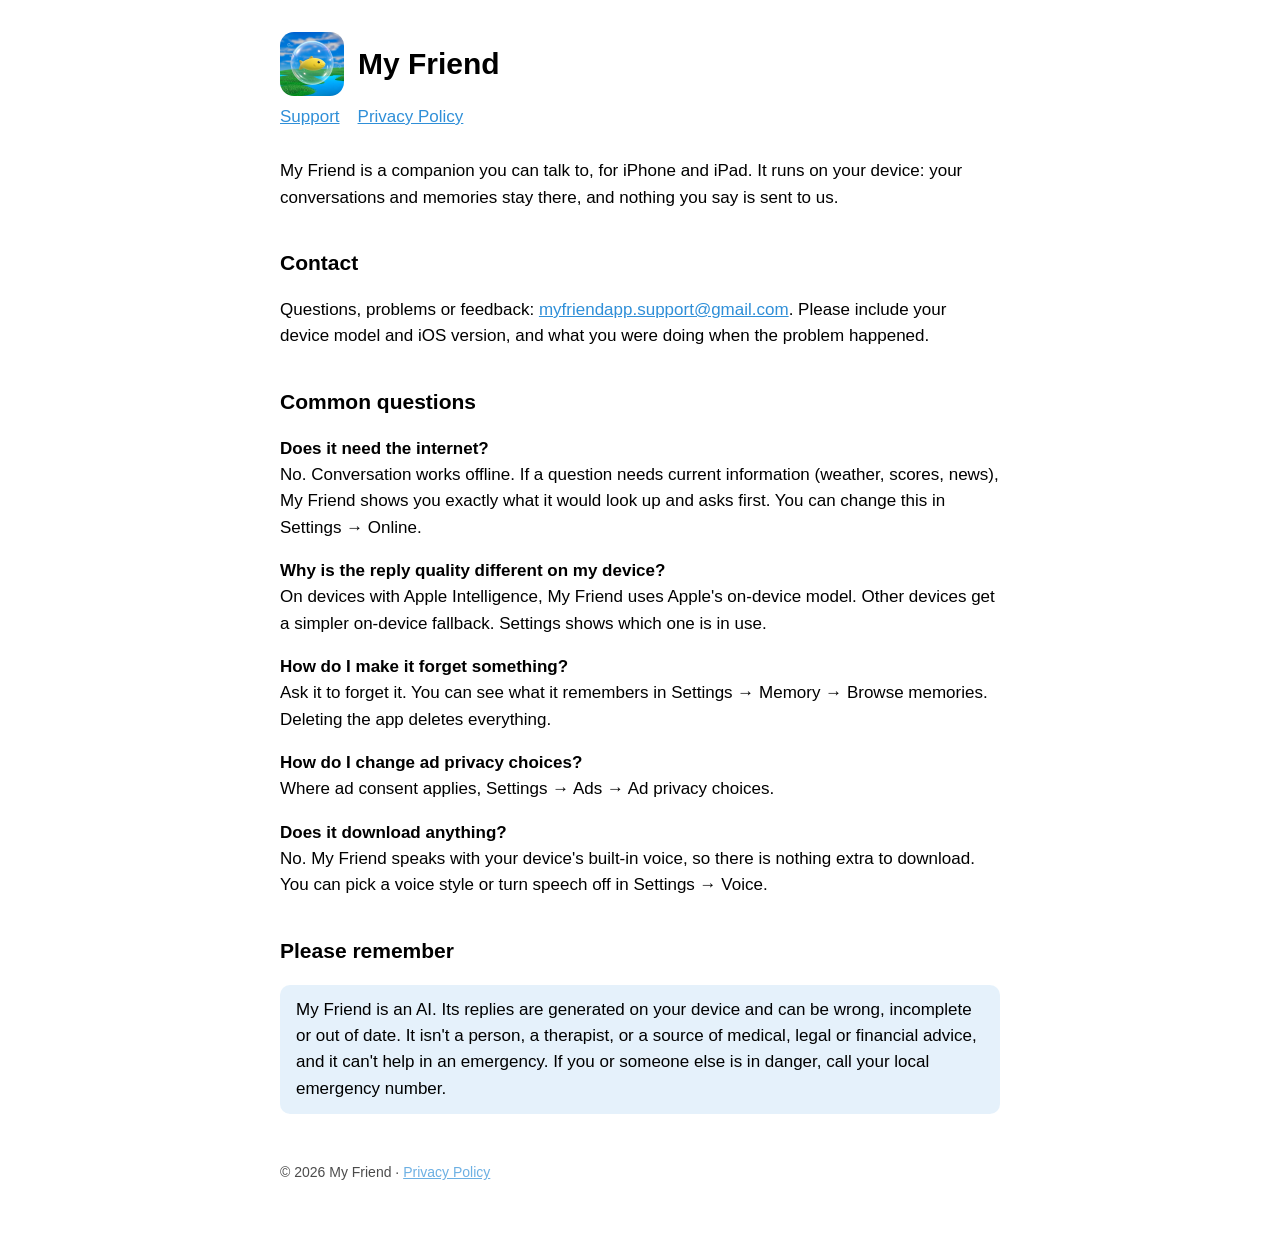
<file: index.html>
<!doctype html>
<html lang="en">
<head>
<meta charset="utf-8">
<meta name="viewport" content="width=device-width, initial-scale=1">
<title>My Friend — Support</title>
<meta name="description" content="My Friend is an on-device AI companion for iPhone and iPad. Support, contact and privacy.">
<link rel="stylesheet" href="style.css">
</head>
<body>
<header>
  <img src="icon.png" alt="">
  <h1>My Friend</h1>
</header>
<nav><a href="./">Support</a><a href="privacy.html">Privacy Policy</a></nav>

<p>My Friend is a companion you can talk to, for iPhone and iPad. It runs on your device: your
conversations and memories stay there, and nothing you say is sent to us.</p>

<h2>Contact</h2>
<p>Questions, problems or feedback: <a href="mailto:myfriendapp.support@gmail.com">myfriendapp.support@gmail.com</a>.
Please include your device model and iOS version, and what you were doing when the problem happened.</p>

<h2>Common questions</h2>

<p><strong>Does it need the internet?</strong><br>
No. Conversation works offline. If a question needs current information (weather, scores, news),
My Friend shows you exactly what it would look up and asks first. You can change this in
Settings → Online.</p>

<p><strong>Why is the reply quality different on my device?</strong><br>
On devices with Apple Intelligence, My Friend uses Apple's on-device model. Other devices get a
simpler on-device fallback. Settings shows which one is in use.</p>

<p><strong>How do I make it forget something?</strong><br>
Ask it to forget it. You can see what it remembers in Settings → Memory → Browse memories.
Deleting the app deletes everything.</p>

<p><strong>How do I change ad privacy choices?</strong><br>
Where ad consent applies, Settings → Ads → Ad privacy choices.</p>

<p><strong>Does it download anything?</strong><br>
No. My Friend speaks with your device's built-in voice, so there is nothing extra to download.
You can pick a voice style or turn speech off in Settings → Voice.</p>

<h2>Please remember</h2>
<p class="note">My Friend is an AI. Its replies are generated on your device and can be wrong,
incomplete or out of date. It isn't a person, a therapist, or a source of medical, legal or
financial advice, and it can't help in an emergency. If you or someone else is in danger, call
your local emergency number.</p>

<footer>© 2026 My Friend · <a href="privacy.html">Privacy Policy</a></footer>
</body>
</html>
</file>
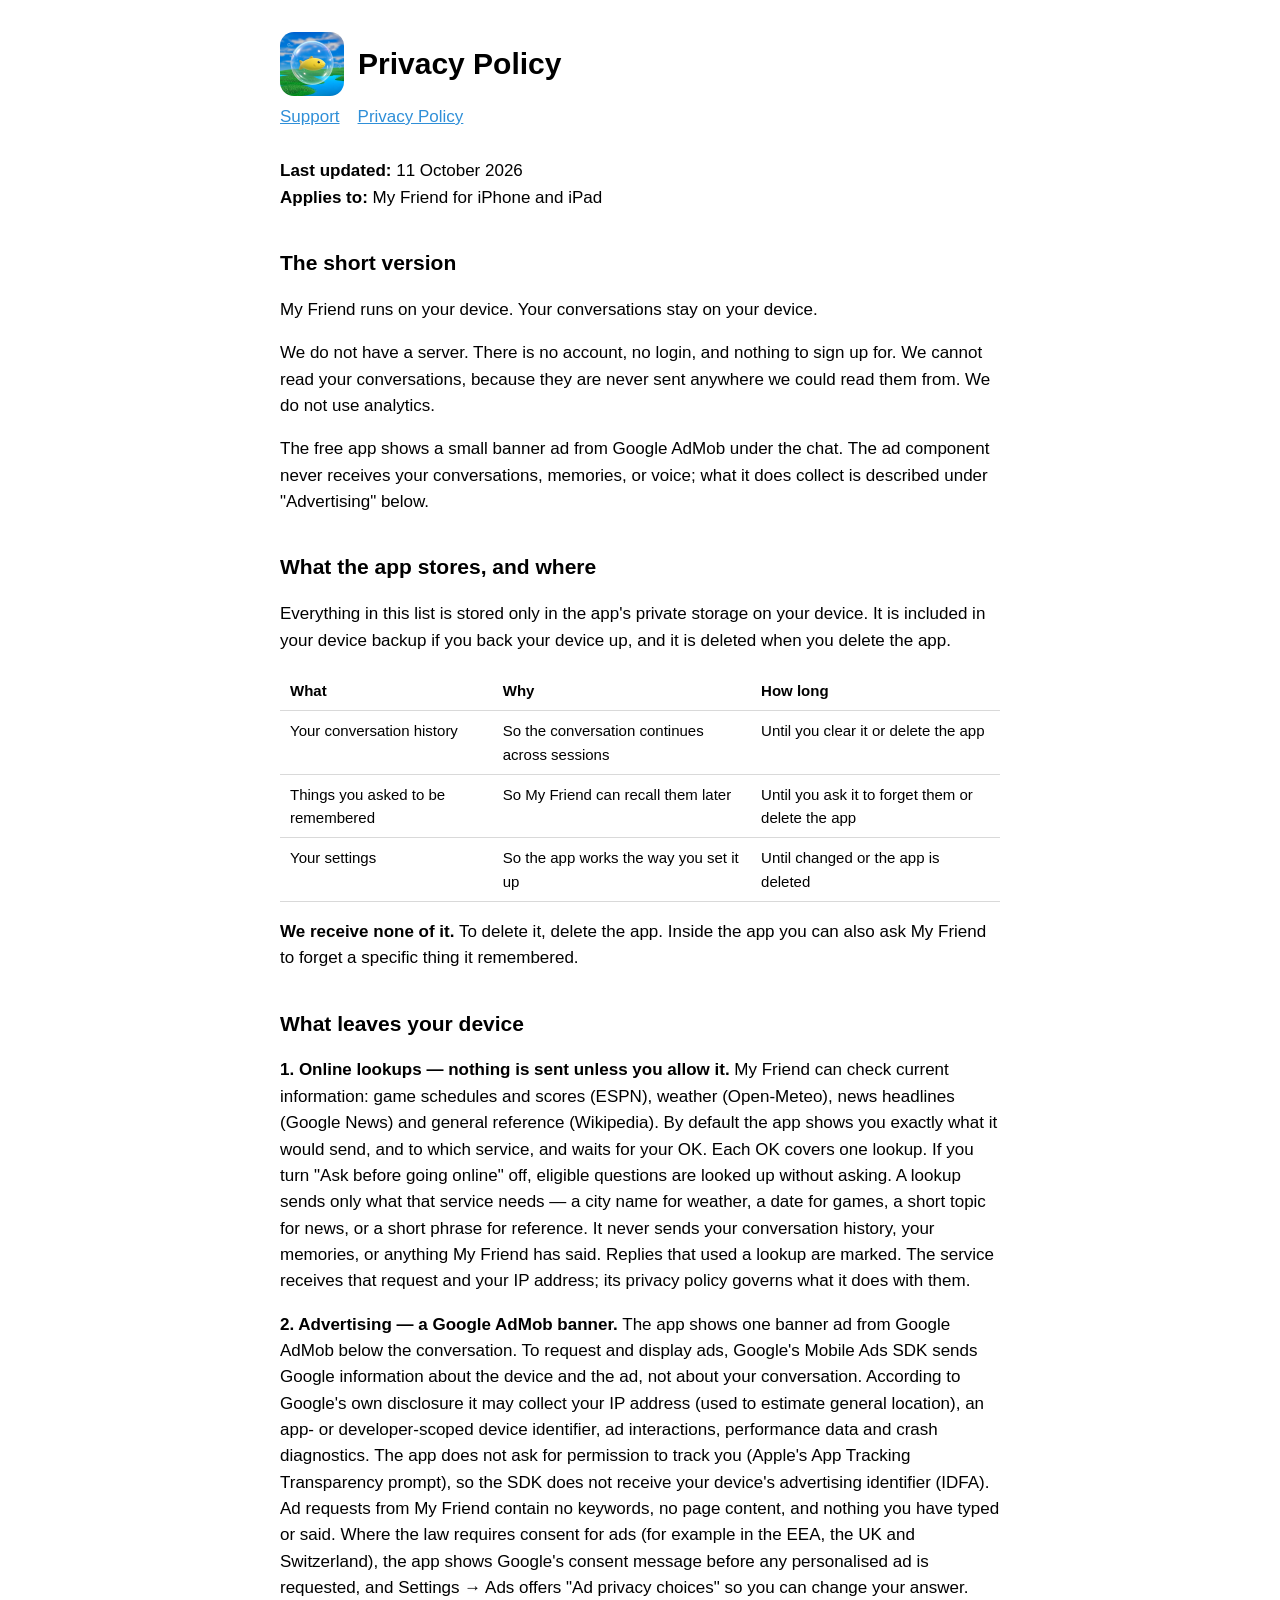
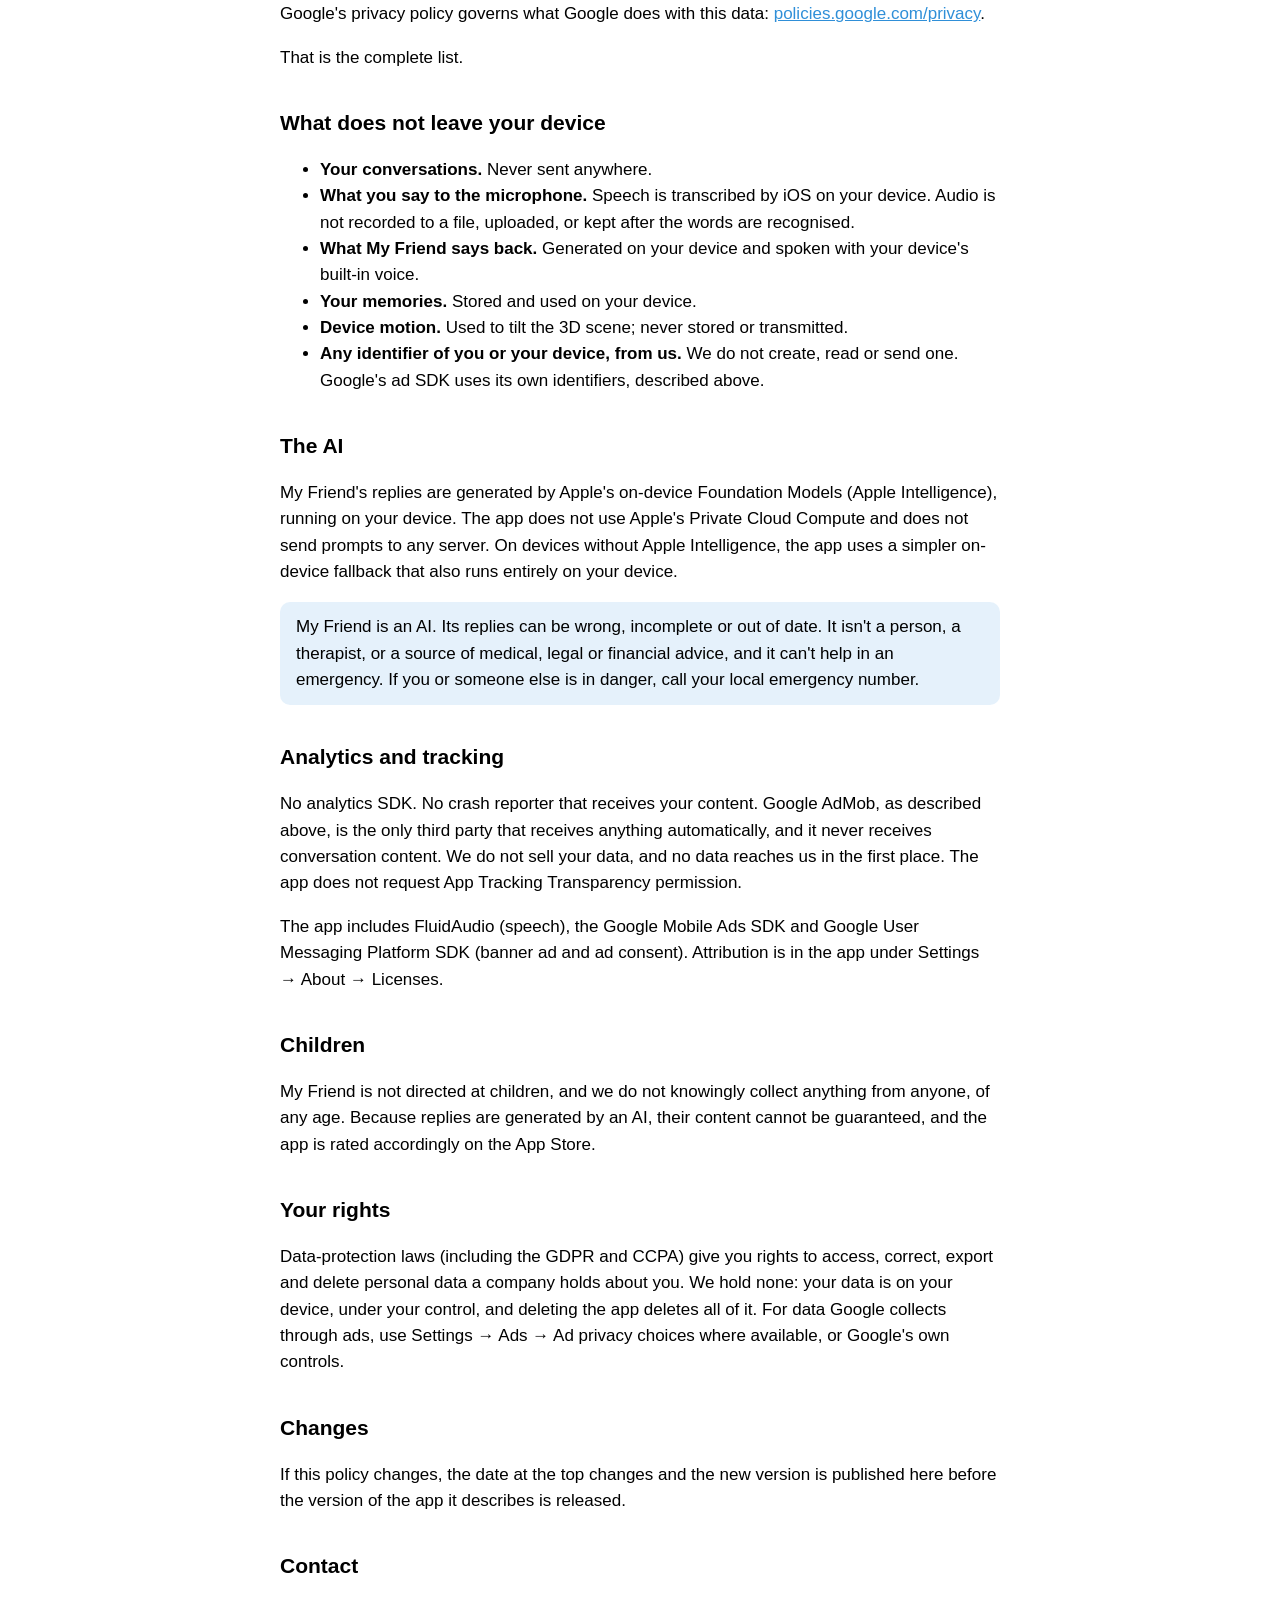
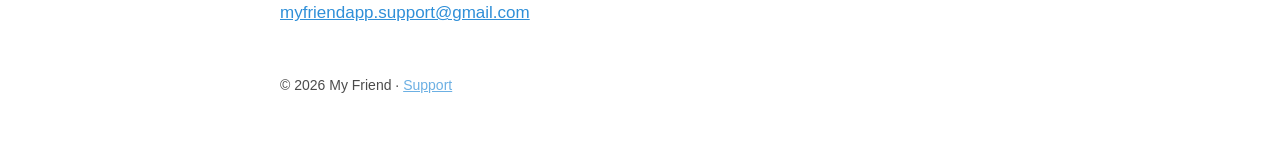
<file: privacy.html>
<!doctype html>
<html lang="en">
<head>
<meta charset="utf-8">
<meta name="viewport" content="width=device-width, initial-scale=1">
<title>My Friend — Privacy Policy</title>
<link rel="stylesheet" href="style.css">
</head>
<body>
<header>
  <img src="icon.png" alt="">
  <h1>Privacy Policy</h1>
</header>
<nav><a href="./">Support</a><a href="privacy.html">Privacy Policy</a></nav>

<p><strong>Last updated:</strong> 11 October 2026<br>
<strong>Applies to:</strong> My Friend for iPhone and iPad</p>

<h2>The short version</h2>
<p>My Friend runs on your device. Your conversations stay on your device.</p>
<p>We do not have a server. There is no account, no login, and nothing to sign up for. We cannot read
your conversations, because they are never sent anywhere we could read them from. We do not use
analytics.</p>
<p>The free app shows a small banner ad from Google AdMob under the chat. The ad component never
receives your conversations, memories, or voice; what it does collect is described under
"Advertising" below.</p>

<h2>What the app stores, and where</h2>
<p>Everything in this list is stored only in the app's private storage on your device. It is included
in your device backup if you back your device up, and it is deleted when you delete the app.</p>
<table>
<tr><th>What</th><th>Why</th><th>How long</th></tr>
<tr><td>Your conversation history</td><td>So the conversation continues across sessions</td><td>Until you clear it or delete the app</td></tr>
<tr><td>Things you asked to be remembered</td><td>So My Friend can recall them later</td><td>Until you ask it to forget them or delete the app</td></tr>
<tr><td>Your settings</td><td>So the app works the way you set it up</td><td>Until changed or the app is deleted</td></tr>
</table>
<p><strong>We receive none of it.</strong> To delete it, delete the app. Inside the app you can also ask
My Friend to forget a specific thing it remembered.</p>

<h2>What leaves your device</h2>

<p><strong>1. Online lookups — nothing is sent unless you allow it.</strong>
My Friend can check current information: game schedules and scores (ESPN), weather (Open-Meteo),
news headlines (Google News) and general reference (Wikipedia). By default the app shows you exactly
what it would send, and to which service, and waits for your OK. Each OK covers one lookup. If you
turn "Ask before going online" off, eligible questions are looked up without asking.
A lookup sends only what that service needs — a city name for weather, a date for games, a short
topic for news, or a short phrase for reference. It never sends your conversation history, your
memories, or anything My Friend has said. Replies that used a lookup are marked. The service
receives that request and your IP address; its privacy policy governs what it does with them.</p>

<p><strong>2. Advertising — a Google AdMob banner.</strong>
The app shows one banner ad from Google AdMob below the conversation. To request and display ads,
Google's Mobile Ads SDK sends Google information about the device and the ad, not about your
conversation. According to Google's own disclosure it may collect your IP address (used to estimate
general location), an app- or developer-scoped device identifier, ad interactions, performance data
and crash diagnostics. The app does not ask for permission to track you (Apple's App Tracking
Transparency prompt), so the SDK does not receive your device's advertising identifier (IDFA).
Ad requests from My Friend contain no keywords, no page content, and nothing you have typed or said.
Where the law requires consent for ads (for example in the EEA, the UK and Switzerland), the app
shows Google's consent message before any personalised ad is requested, and Settings → Ads offers
"Ad privacy choices" so you can change your answer. Google's privacy policy governs what Google does
with this data: <a href="https://policies.google.com/privacy">policies.google.com/privacy</a>.</p>

<p>That is the complete list.</p>

<h2>What does not leave your device</h2>
<ul>
<li><strong>Your conversations.</strong> Never sent anywhere.</li>
<li><strong>What you say to the microphone.</strong> Speech is transcribed by iOS on your device. Audio
is not recorded to a file, uploaded, or kept after the words are recognised.</li>
<li><strong>What My Friend says back.</strong> Generated on your device and spoken with your device's built-in voice.</li>
<li><strong>Your memories.</strong> Stored and used on your device.</li>
<li><strong>Device motion.</strong> Used to tilt the 3D scene; never stored or transmitted.</li>
<li><strong>Any identifier of you or your device, from us.</strong> We do not create, read or send one.
Google's ad SDK uses its own identifiers, described above.</li>
</ul>

<h2>The AI</h2>
<p>My Friend's replies are generated by Apple's on-device Foundation Models (Apple Intelligence),
running on your device. The app does not use Apple's Private Cloud Compute and does not send prompts
to any server. On devices without Apple Intelligence, the app uses a simpler on-device fallback that
also runs entirely on your device.</p>
<p class="note">My Friend is an AI. Its replies can be wrong, incomplete or out of date. It isn't a
person, a therapist, or a source of medical, legal or financial advice, and it can't help in an
emergency. If you or someone else is in danger, call your local emergency number.</p>

<h2>Analytics and tracking</h2>
<p>No analytics SDK. No crash reporter that receives your content. Google AdMob, as described above,
is the only third party that receives anything automatically, and it never receives conversation
content. We do not sell your data, and no data reaches us in the first place. The app does not
request App Tracking Transparency permission.</p>
<p>The app includes FluidAudio (speech), the Google Mobile Ads SDK and Google User Messaging Platform
SDK (banner ad and ad consent). Attribution is in the app under
Settings → About → Licenses.</p>

<h2>Children</h2>
<p>My Friend is not directed at children, and we do not knowingly collect anything from anyone, of any
age. Because replies are generated by an AI, their content cannot be guaranteed, and the app is rated
accordingly on the App Store.</p>

<h2>Your rights</h2>
<p>Data-protection laws (including the GDPR and CCPA) give you rights to access, correct, export and
delete personal data a company holds about you. We hold none: your data is on your device, under your
control, and deleting the app deletes all of it. For data Google collects through ads, use Settings →
Ads → Ad privacy choices where available, or Google's own controls.</p>

<h2>Changes</h2>
<p>If this policy changes, the date at the top changes and the new version is published here before
the version of the app it describes is released.</p>

<h2>Contact</h2>
<p><a href="mailto:myfriendapp.support@gmail.com">myfriendapp.support@gmail.com</a></p>

<footer>© 2026 My Friend · <a href="./">Support</a></footer>
</body>
</html>
</file>
<file: style.css>
:root { color-scheme: light dark; --accent: #2f8fd8; }
body {
  font: 17px/1.55 -apple-system, BlinkMacSystemFont, "Segoe UI", Helvetica, Arial, sans-serif;
  max-width: 720px; margin: 0 auto; padding: 32px 20px 64px;
}
header { display: flex; align-items: center; gap: 14px; margin-bottom: 8px; }
header img { width: 64px; height: 64px; border-radius: 14px; }
h1 { margin: 0; font-size: 30px; }
h2 { margin-top: 36px; font-size: 21px; }
a { color: var(--accent); }
nav { margin: 8px 0 28px; display: flex; gap: 18px; }
.note { padding: 12px 16px; border-radius: 10px; background: rgba(47, 143, 216, 0.12); }
table { border-collapse: collapse; width: 100%; font-size: 15px; }
th, td { text-align: left; vertical-align: top; padding: 8px 10px; border-bottom: 1px solid rgba(128, 128, 128, 0.3); }
footer { margin-top: 48px; font-size: 14px; opacity: 0.7; }
</file>
